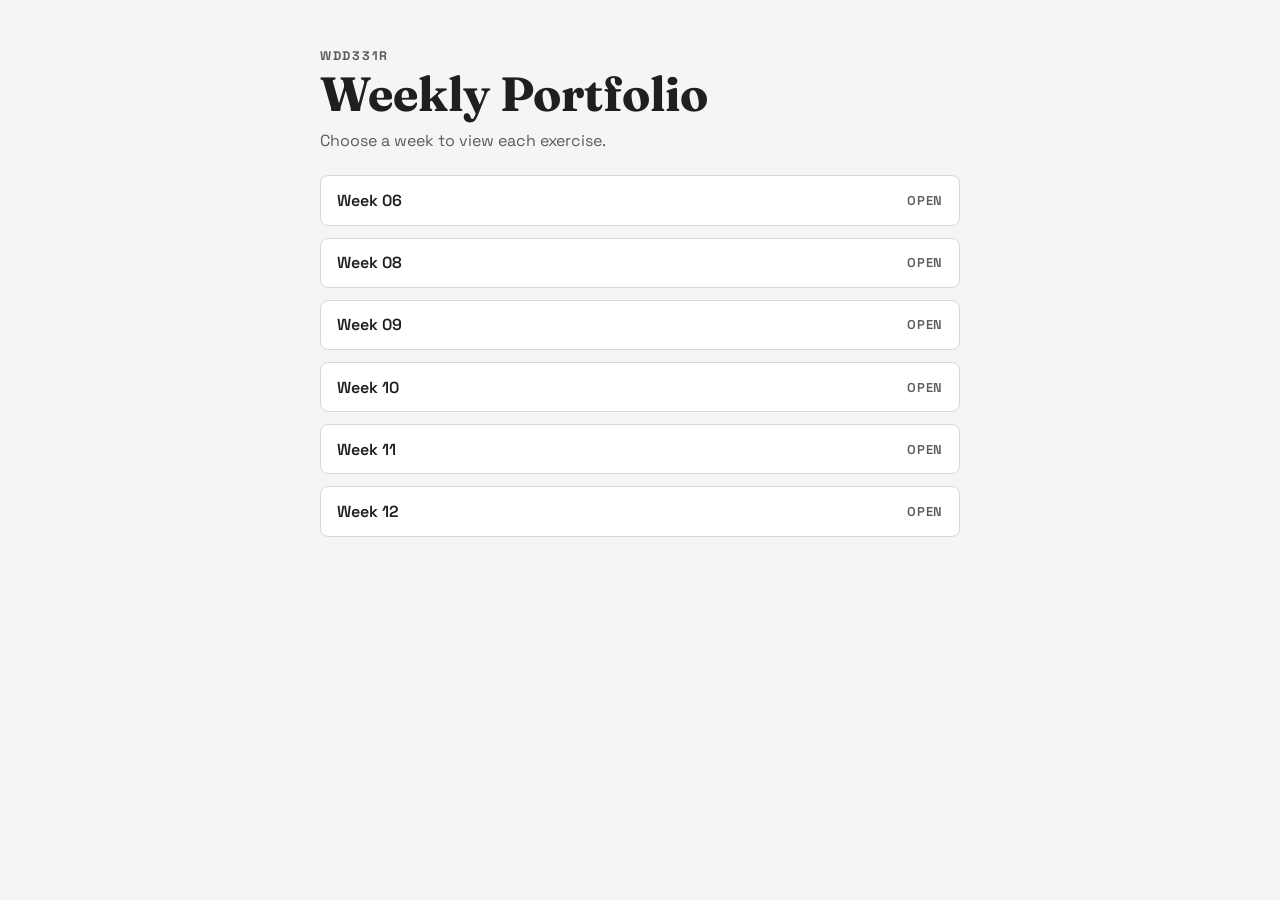
<file: index.html>
<!DOCTYPE html>
<html lang="en">
  <head>
    <meta charset="UTF-8" />
    <meta name="viewport" content="width=device-width, initial-scale=1.0" />
    <title>WDD331R Portfolio</title>
    <link rel="preconnect" href="https://fonts.googleapis.com" />
    <link rel="preconnect" href="https://fonts.gstatic.com" crossorigin />
    <link
      href="https://fonts.googleapis.com/css2?family=Fraunces:opsz,wght@9..144,600;9..144,800&family=Space+Grotesk:wght@400;500;700&display=swap"
      rel="stylesheet"
    />
    <link rel="stylesheet" href="portfolio.css" />
  </head>
  <body>
    <main class="portfolio" aria-labelledby="portfolio-title">
      <header class="portfolio__header">
        <p class="portfolio__eyebrow">WDD331R</p>
        <h1 id="portfolio-title">Weekly Portfolio</h1>
        <p class="portfolio__intro">
          Choose a week to view each exercise.
        </p>
      </header>

      <section class="weeks" aria-label="Week links">
        <a class="week-card" href="W06/index.html">
          <span class="week-card__label">Week 06</span>
          <span class="week-card__cta">Open</span>
        </a>

        <a class="week-card" href="W08/index.html">
          <span class="week-card__label">Week 08</span>
          <span class="week-card__cta">Open</span>
        </a>

        <a class="week-card" href="W09/index.html">
          <span class="week-card__label">Week 09</span>
          <span class="week-card__cta">Open</span>
        </a>

        <a class="week-card" href="W10/index.html">
          <span class="week-card__label">Week 10</span>
          <span class="week-card__cta">Open</span>
        </a>

        <a class="week-card" href="W11/index.html">
          <span class="week-card__label">Week 11</span>
          <span class="week-card__cta">Open</span>
        </a>

        <a class="week-card" href="W12/index.html">
          <span class="week-card__label">Week 12</span>
          <span class="week-card__cta">Open</span>
        </a>
      </section>
    </main>
  </body>
</html>
</file>
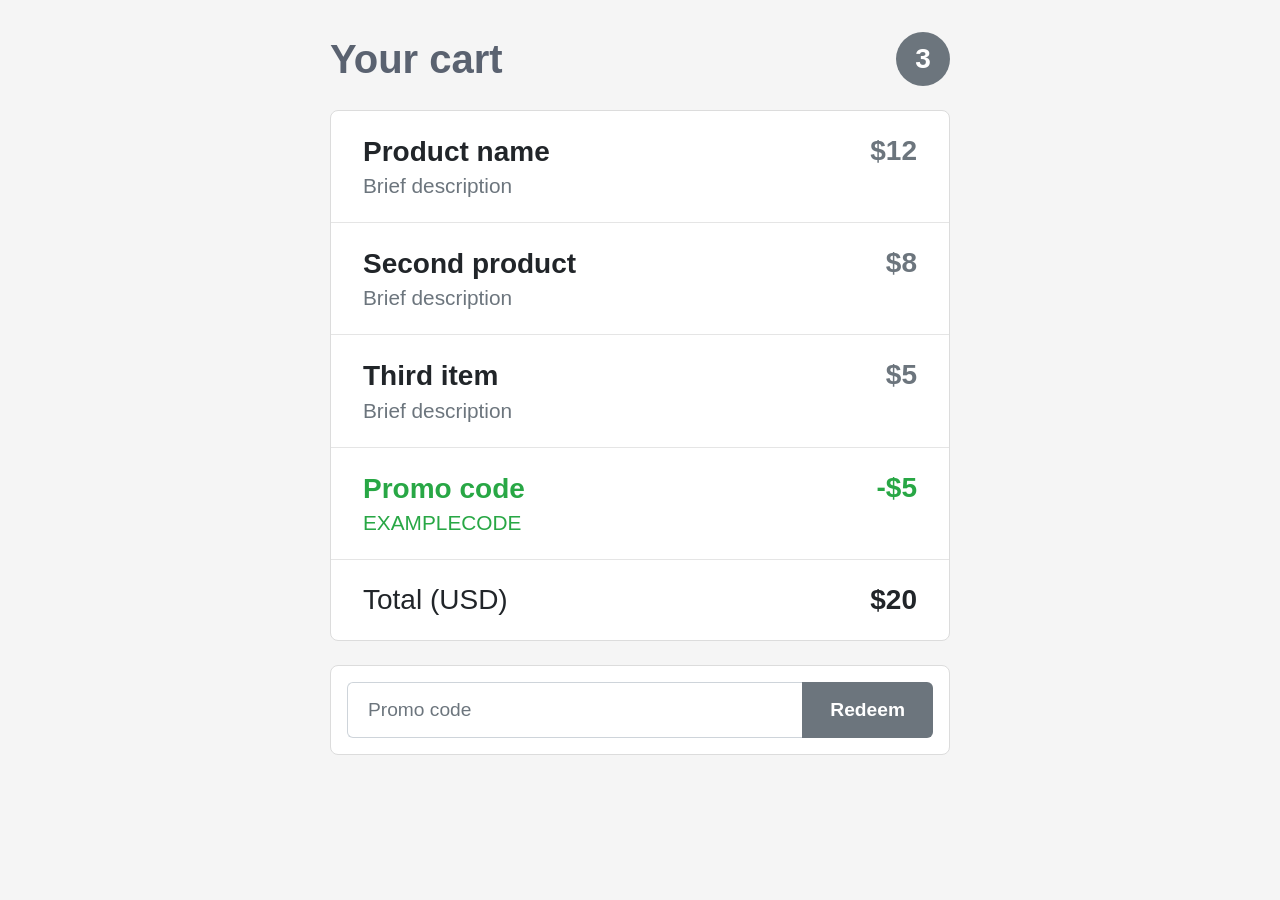
<file: W06/index.html>
<!DOCTYPE html>
<html lang="en">
  <head>
    <meta charset="UTF-8" />
    <meta name="viewport" content="width=device-width, initial-scale=1.0" />
    <title>Week 6 Cart</title>
    <link rel="stylesheet" href="W06.css" />
  </head>
  <body>
    <div class="cart">
      <div class="cart__header">
        <h1 class="cart__title">Your cart</h1>
        <span class="cart__count">3</span>
      </div>

      <section class="cart__summary" aria-label="Shopping cart summary">
        <ul class="cart__list">
          <li class="cart__item">
            <div class="cart__item-info">
              <h2 class="cart__item-name">Product name</h2>
              <p class="cart__item-description">Brief description</p>
            </div>
            <p class="cart__item-price">$12</p>
          </li>

          <li class="cart__item">
            <div class="cart__item-info">
              <h2 class="cart__item-name">Second product</h2>
              <p class="cart__item-description">Brief description</p>
            </div>
            <p class="cart__item-price">$8</p>
          </li>

          <li class="cart__item">
            <div class="cart__item-info">
              <h2 class="cart__item-name">Third item</h2>
              <p class="cart__item-description">Brief description</p>
            </div>
            <p class="cart__item-price">$5</p>
          </li>

          <li class="cart__item cart__item--promo">
            <div class="cart__item-info">
              <h2 class="cart__item-name">Promo code</h2>
              <p class="cart__item-description">EXAMPLECODE</p>
            </div>
            <p class="cart__item-price">-$5</p>
          </li>
        </ul>

        <div class="cart__total">
          <p class="cart__total-label">Total (USD)</p>
          <p class="cart__total-price">$20</p>
        </div>
      </section>

      <form class="cart__form">
        <label for="promo-code" class="cart__label sr-only">Promo code</label>
        <input
          type="text"
          id="promo-code"
          class="cart__input"
          placeholder="Promo code"
        />
        <button type="submit" class="cart__button">Redeem</button>
      </form>
    </div>
  </body>
</html>
</file>
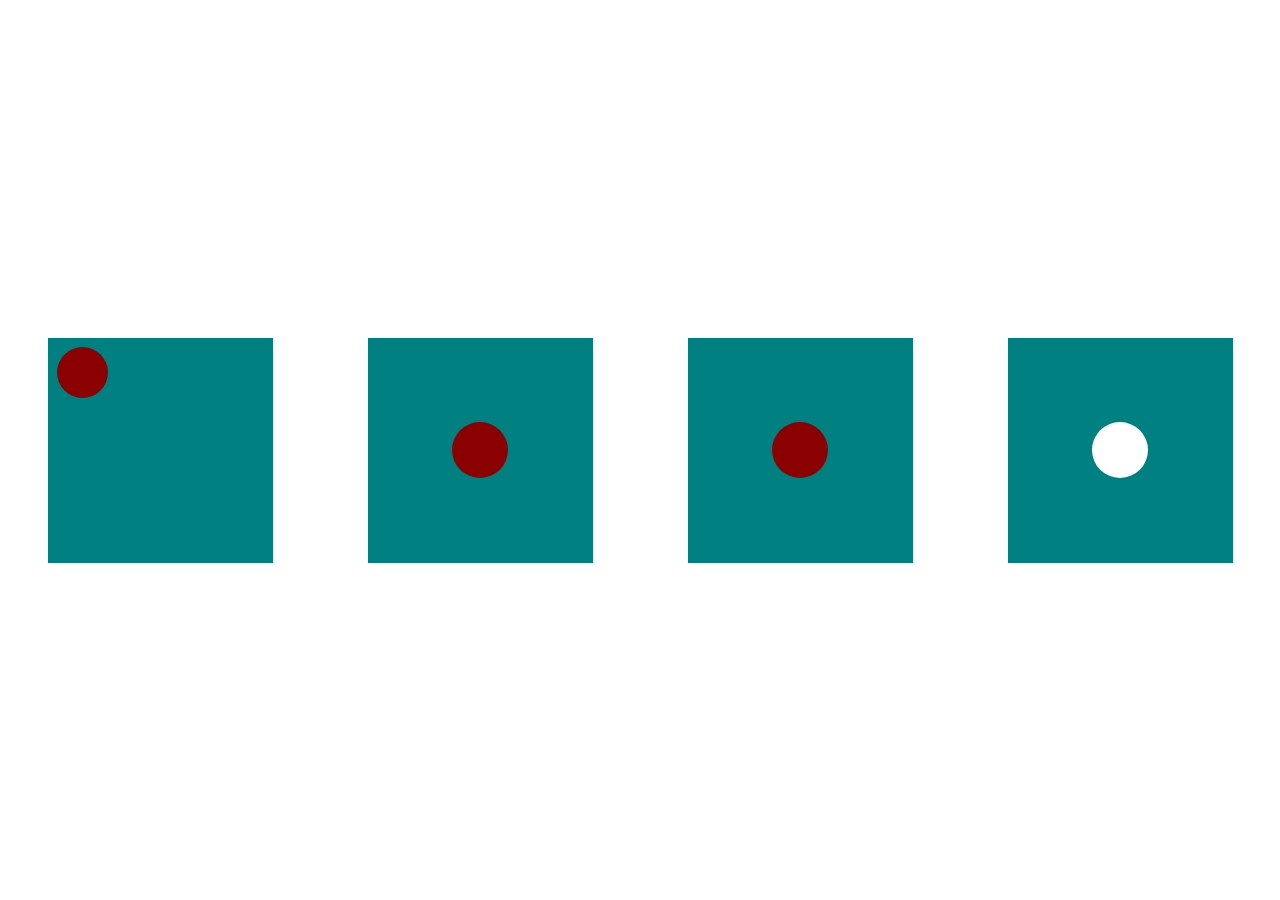
<file: W08/index.html>
<!DOCTYPE html>
<html lang="en">
  <head>
    <meta charset="UTF-8" />
    <meta name="viewport" content="width=device-width, initial-scale=1.0" />
    <title>Week 8 Animation Boxes</title>
    <link rel="stylesheet" href="W08.css" />
  </head>
  <body>
    <div class="wrapper">
      <!-- 1 -->
      <div class="container container-one">
        <div class="orbiting-circle"></div>
      </div>

      <!-- 2 -->
      <div class="container container-two">
        <div class="morphing-circle"></div>
      </div>

      <!-- 3 -->
      <div class="container container-three">
        <div class="split-circle">
          <div class="half half--left"></div>
          <div class="half half--right"></div>
        </div>
      </div>

      <!-- 4 -->
      <div class="container container-four">
        <div class="beat-circle"></div>
      </div>
    </div>
  </body>
</html>
</file>
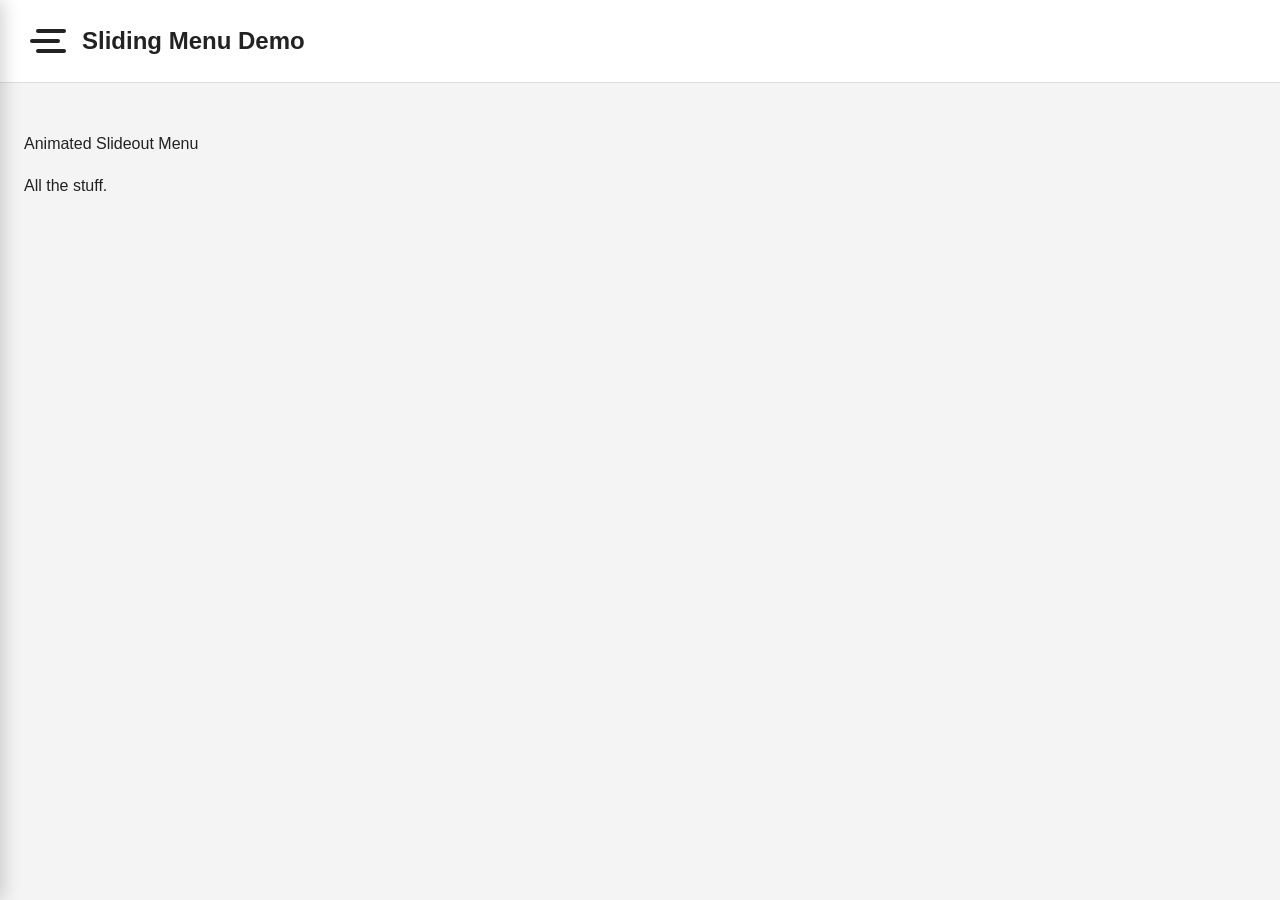
<file: W09/index.html>
<!DOCTYPE html>
<html lang="en">
  <head>
    <meta charset="UTF-8" />
    <meta name="viewport" content="width=device-width, initial-scale=1.0" />
    <title>Week 9 Sliding Menu</title>
    <link rel="stylesheet" href="W09.css" />
  </head>
  <body>
    <div class="page">
      <header class="page__header">
        <div class="menu-toggle" id="menu-toggle" onclick="toggleNav()" aria-label="Toggle menu" role="button" tabindex="0">
          <span class="menu-toggle__bar"></span>
        </div>

        <h1 class="page__title">Sliding Menu Demo</h1>
      </header>

      <main class="page__content">
        <p>
          Animated Slideout Menu
        </p>
        <p>
          All the stuff.
        </p>
      </main>

      <aside class="sidebar" id="sidebar">
        <nav class="sidebar__nav" aria-label="Main navigation">
          <a href="#" class="sidebar__link">One</a>
          <a href="#" class="sidebar__link">Two</a>
          <a href="#" class="sidebar__link">Three</a>
          <a href="#" class="sidebar__link">Four</a>
        </nav>
      </aside>

      <div class="page__overlay" id="page-overlay" onclick="toggleNav()"></div>
    </div>

    <script src="W09.js"></script>
  </body>
</html>
</file>
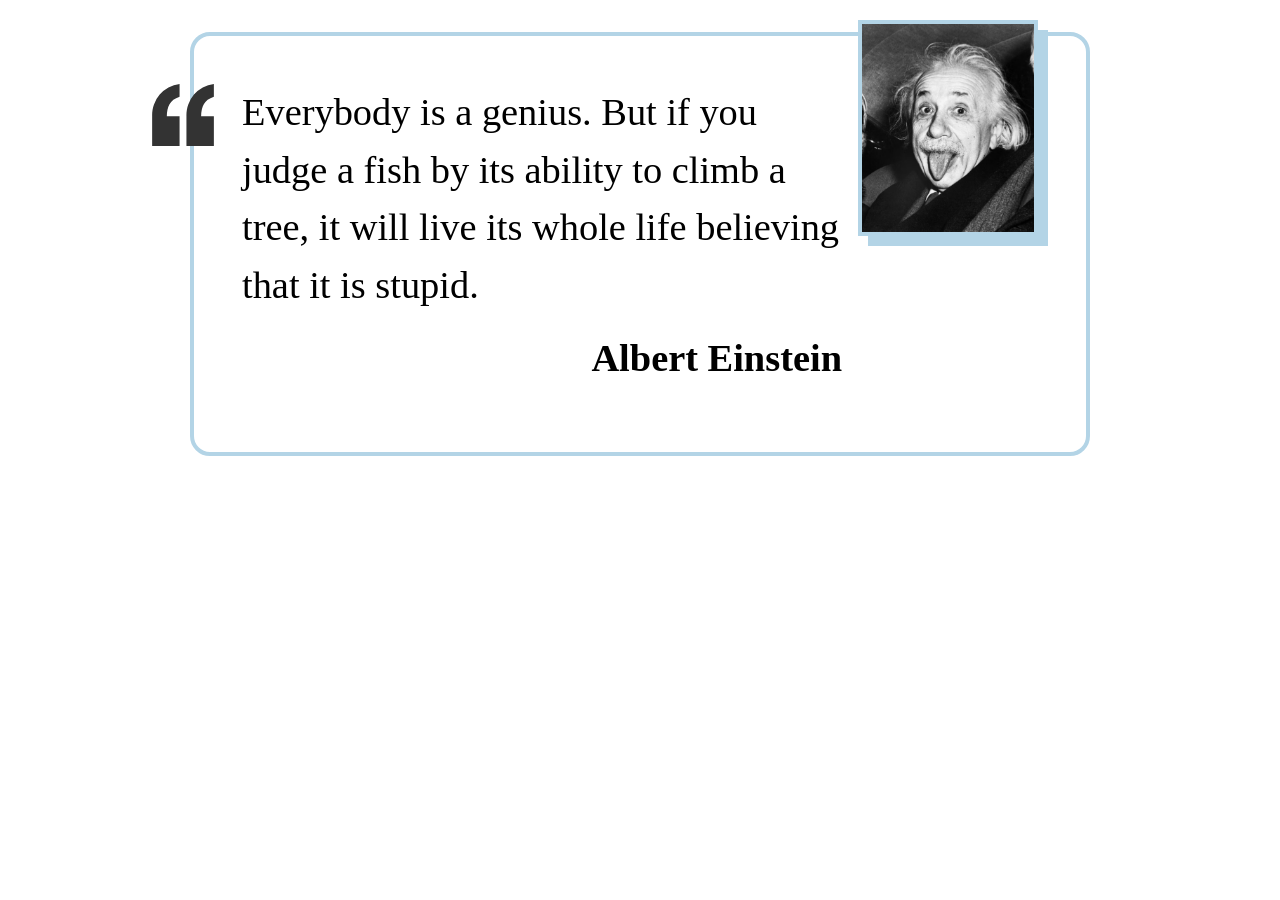
<file: W11/index.html>
<!DOCTYPE html>
<html lang="en">
<head>
  <meta charset="UTF-8" />
  <meta name="viewport" content="width=device-width, initial-scale=1.0" />
  <title>Quote Box</title>
  <link rel="stylesheet" href="styles.css" />
</head>
<body>
  <main class="quotes-page">
    <section class="quotes-page__section">
      <section class="quote-box">
        <div class="quote-box__quote">
          <p>
            Everybody is a genius. But if you judge a fish by its ability to
            climb a tree, it will live its whole life believing that it is
            stupid.
          </p>
          <p class="quote-box__quote-author">Albert Einstein</p>
        </div>
        <div class="quote-box__author-image">
          <img src="albert.jpeg" alt="Albert Einstein" />
        </div>
      </section>
    </section>
  </main>
</body>
</html>
</file>
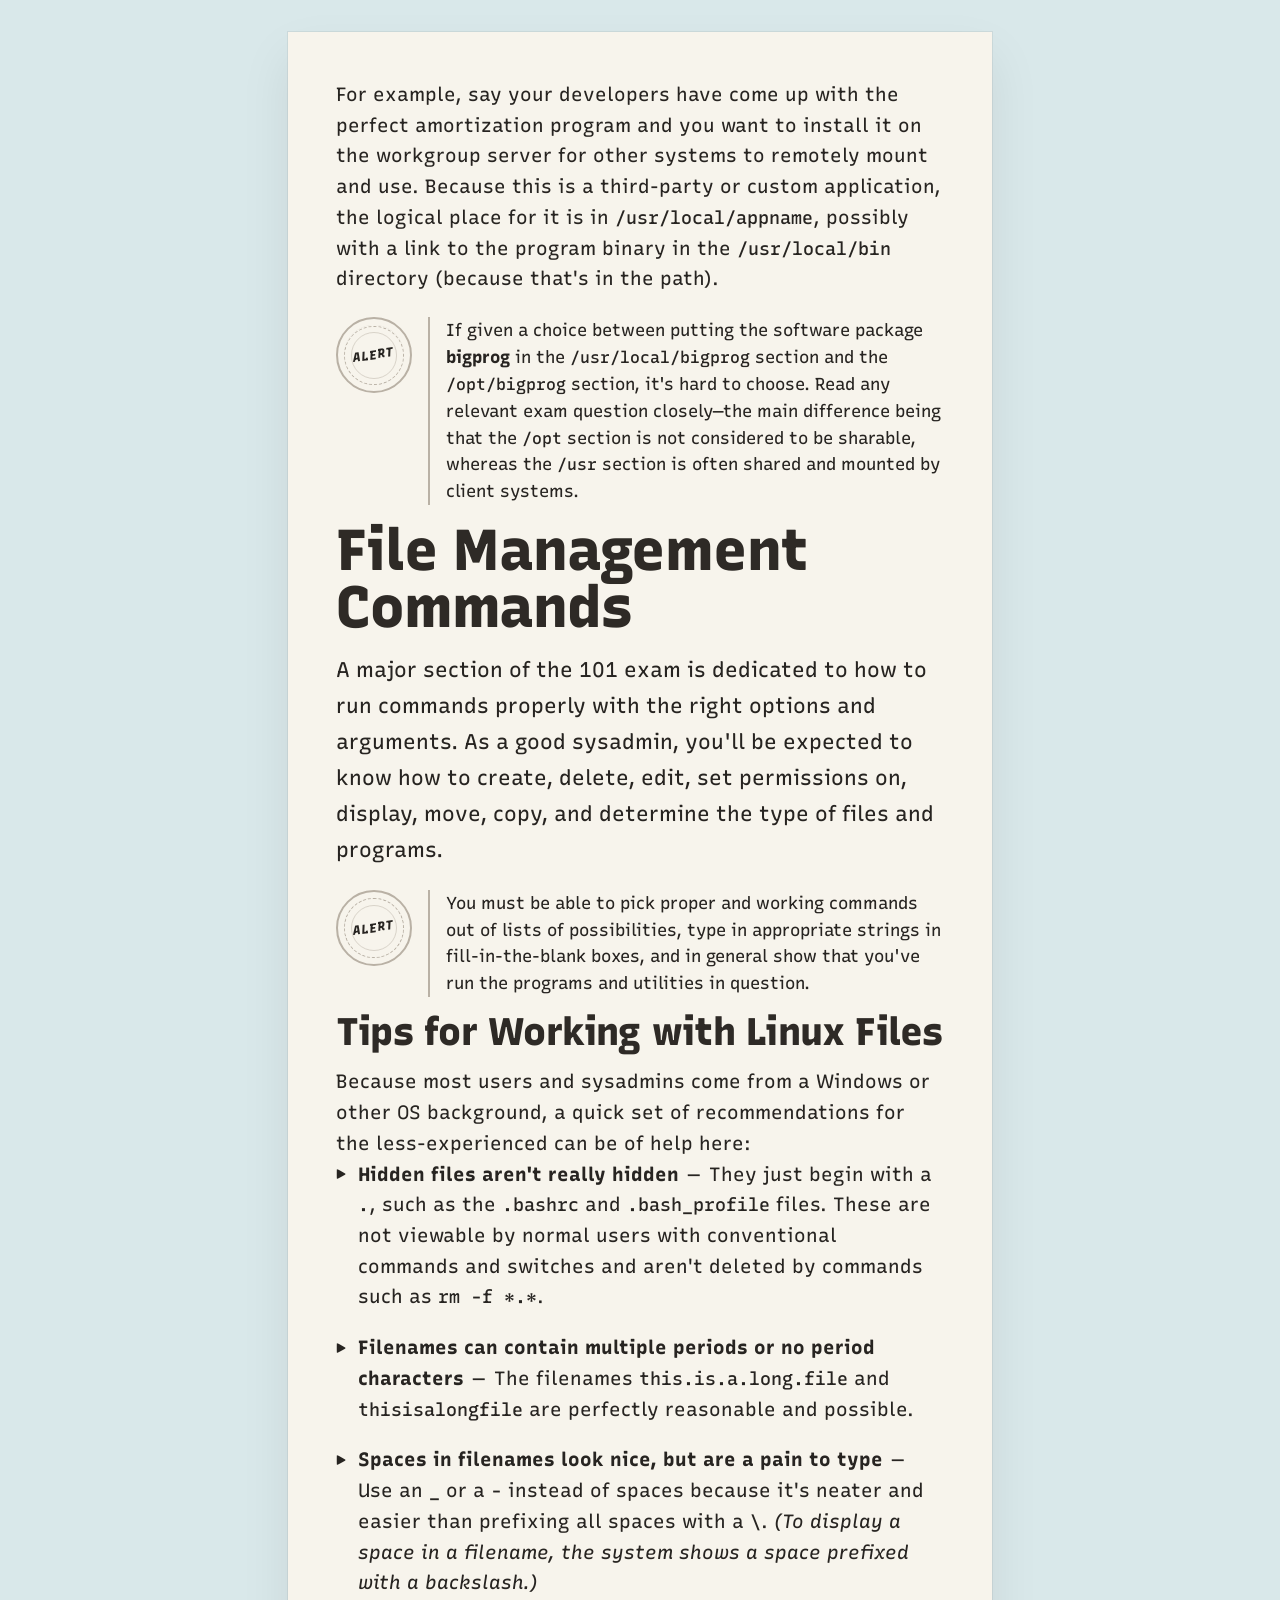
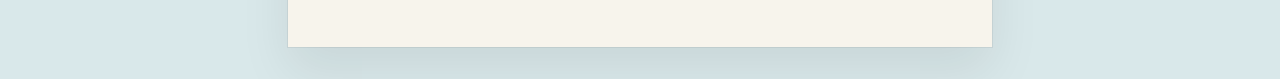
<file: W12/index.html>
<!DOCTYPE html>
<html lang="en">
<head>
  <meta charset="UTF-8" />
  <meta name="viewport" content="width=device-width, initial-scale=1.0" />
  <title>File Management Commands</title>

  <!-- Recursive variable font -->
  <link
    rel="stylesheet"
    href="https://fonts.googleapis.com/css2?family=Recursive:slnt,wght,CASL,CRSV,MONO@-15..0,300..1000,0..1,0..1,0..1&display=swap"
  />

  <link rel="stylesheet" href="W12.css" />
</head>
<body>
  <main class="page">
    <article class="book-section flow">

      <p>
        For example, say your developers have come up with the perfect amortization
        program and you want to install it on the workgroup server for other systems
        to remotely mount and use. Because this is a third-party or custom
        application, the logical place for it is in
        <code>/usr/local/appname</code>, possibly with a link to the program binary
        in the <code>/usr/local/bin</code> directory (because that's in the path).
      </p>

      <aside class="callout callout--alert">
        <div class="callout__badge" aria-hidden="true">
          <span class="callout__badge-text">Alert</span>
        </div>

        <div class="callout__content">
          <h2 class="visually-hidden">Alert</h2>
          <p>
            If given a choice between putting the software package
            <strong>bigprog</strong> in the <code>/usr/local/bigprog</code> section
            and the <code>/opt/bigprog</code> section, it's hard to choose. Read any
            relevant exam question closely—the main difference being that the
            <code>/opt</code> section is not considered to be sharable, whereas the
            <code>/usr</code> section is often shared and mounted by client systems.
          </p>
        </div>
      </aside>

      <section class="flow" aria-labelledby="file-management-heading">
        <h1 id="file-management-heading">File Management Commands</h1>

        <p class="lede">
          A major section of the 101 exam is dedicated to how to run commands
          properly with the right options and arguments. As a good sysadmin, you'll
          be expected to know how to create, delete, edit, set permissions on,
          display, move, copy, and determine the type of files and programs.
        </p>
      </section>

      <aside class="callout callout--alert">
        <div class="callout__badge" aria-hidden="true">
          <span class="callout__badge-text">Alert</span>
        </div>

        <div class="callout__content">
          <h2 class="visually-hidden">Alert</h2>
          <p>
            You must be able to pick proper and working commands out of lists of
            possibilities, type in appropriate strings in fill-in-the-blank boxes,
            and in general show that you've run the programs and utilities in
            question.
          </p>
        </div>
      </aside>

      <section class="flow" aria-labelledby="tips-heading">
        <h2 id="tips-heading">Tips for Working with Linux Files</h2>

        <p>
          Because most users and sysadmins come from a Windows or other OS
          background, a quick set of recommendations for the less-experienced can be
          of help here:
        </p>

        <ul class="tip-list flow" role="list">
          <li class="tip-list__item">
            <p>
              <strong>Hidden files aren't really hidden</strong>
              <span class="dash">—</span>
              They just begin with a <code>.</code>, such as the
              <code>.bashrc</code> and <code>.bash_profile</code> files. These are
              not viewable by normal users with conventional commands and switches
              and aren't deleted by commands such as <code>rm -f *.*</code>.
            </p>
          </li>

          <li class="tip-list__item">
            <p>
              <strong>Filenames can contain multiple periods or no period characters</strong>
              <span class="dash">—</span>
              The filenames <code>this.is.a.long.file</code> and
              <code>thisisalongfile</code> are perfectly reasonable and possible.
            </p>
          </li>

          <li class="tip-list__item">
            <p>
              <strong>Spaces in filenames look nice, but are a pain to type</strong>
              <span class="dash">—</span>
              Use an <code>_</code> or a <code>-</code> instead of spaces because
              it's neater and easier than prefixing all spaces with a
              <code>\</code>. <span class="paren-note">(To display a space in a
              filename, the system shows a space prefixed with a backslash.)</span>
            </p>
          </li>
        </ul>
      </section>

    </article>
  </main>
</body>
</html>
</file>
<file: portfolio.css>
:root {
  --bg: #f5f5f5;
  --ink: #1f1f1f;
  --ink-soft: #5b5b5b;
  --card: #ffffff;
  --stroke: #d7d7d7;
}

* {
  box-sizing: border-box;
}

body {
  margin: 0;
  min-height: 100vh;
  font-family: "Space Grotesk", system-ui, sans-serif;
  color: var(--ink);
  background: var(--bg);
}

.portfolio {
  width: min(40rem, 92vw);
  margin: 0 auto;
  padding: clamp(2rem, 4vw, 3rem) 0;
}

.portfolio__header {
  margin-bottom: 1.5rem;
}

.portfolio__eyebrow {
  margin: 0;
  color: var(--ink-soft);
  letter-spacing: 0.14em;
  text-transform: uppercase;
  font-size: 0.78rem;
  font-weight: 700;
}

h1 {
  margin: 0.3rem 0 0;
  font-family: "Fraunces", Georgia, serif;
  font-size: clamp(2rem, 4vw, 3rem);
  line-height: 1.05;
}

.portfolio__intro {
  margin: 0.7rem 0 0;
  max-width: 34ch;
  color: var(--ink-soft);
  font-size: 1rem;
}

.weeks {
  display: flex;
  flex-direction: column;
  gap: 0.75rem;
}

.week-card {
  display: flex;
  align-items: center;
  justify-content: space-between;
  min-height: 0;
  padding: 0.85rem 1rem;
  border: 1px solid var(--stroke);
  border-radius: 0.5rem;
  background: var(--card);
  color: var(--ink);
  text-decoration: none;
  box-shadow: none;
  transform: translateY(0);
  transition: background-color 160ms ease, border-color 160ms ease;
}

.week-card__label {
  font-family: "Space Grotesk", system-ui, sans-serif;
  font-size: 1rem;
  font-weight: 600;
}

.week-card__cta {
  font-size: 0.8rem;
  font-weight: 600;
  letter-spacing: 0.05em;
  text-transform: uppercase;
  color: var(--ink-soft);
}

.week-card:hover,
.week-card:focus-visible {
  background: #f0f0f0;
  border-color: #bcbcbc;
}

.week-card:focus-visible {
  outline: 2px solid #8e8e8e;
  outline-offset: 2px;
}
</file>
<file: W06/W06.css>
*,
*::before,
*::after {
  box-sizing: border-box;
}

body {
  margin: 0;
  padding: 2rem;
  font-family: Helvetica, Arial, sans-serif;
  background-color: #f5f5f5;
  color: #212529;
}

.cart {
  max-width: 620px;
  margin: 0 auto;
}

.cart__header {
  display: flex;
  justify-content: space-between;
  align-items: center;
  margin-bottom: 1.5rem;
}

.cart__title {
  margin: 0;
  font-size: 2.5rem;
  font-weight: 600;
  color: #5a6270;
}

.cart__count {
  display: inline-flex;
  justify-content: center;
  align-items: center;
  width: 54px;
  height: 54px;
  border-radius: 50%;
  background-color: #6c757d;
  color: #fff;
  font-size: 1.75rem;
  font-weight: 700;
}

.cart__summary {
  background-color: #fff;
  border: 1px solid #dcdcdc;
  border-radius: 8px;
  overflow: hidden;
  margin-bottom: 1.5rem;
}

.cart__list {
  list-style: none;
  margin: 0;
  padding: 0;
}

.cart__item {
  display: flex;
  justify-content: space-between;
  align-items: flex-start;
  gap: 1rem;
  padding: 1.5rem 2rem;
  border-bottom: 1px solid #e5e5e5;
}

.cart__item:last-of-type {
  border-bottom: 1px solid #e5e5e5;
}

.cart__item-info {
  display: flex;
  flex-direction: column;
  gap: 0.35rem;
}

.cart__item-name {
  margin: 0;
  font-size: 1.75rem;
  font-weight: 600;
  line-height: 1.2;
}

.cart__item-description {
  margin: 0;
  font-size: 1.3rem;
  color: #6c757d;
}

.cart__item-price {
  margin: 0;
  font-size: 1.75rem;
  font-weight: 600;
  color: #6c757d;
  white-space: nowrap;
}

.cart__item--promo .cart__item-name,
.cart__item--promo .cart__item-description,
.cart__item--promo .cart__item-price {
  color: #28a745;
}

.cart__total {
  display: flex;
  justify-content: space-between;
  align-items: center;
  padding: 1.5rem 2rem;
}

.cart__total-label,
.cart__total-price {
  margin: 0;
  font-size: 1.75rem;
}

.cart__total-price {
  font-weight: 700;
}

.cart__form {
  display: flex;
  background-color: #fff;
  border: 1px solid #dcdcdc;
  border-radius: 8px;
  padding: 1rem;
  gap: 0;
}

.cart__input {
  flex: 1;
  border: 1px solid #ced4da;
  border-right: none;
  border-radius: 6px 0 0 6px;
  padding: 1rem 1.25rem;
  font-size: 1.2rem;
  color: #495057;
  outline: none;
}

.cart__input::placeholder {
  color: #6c757d;
}

.cart__button {
  border: none;
  background-color: #6c757d;
  color: #fff;
  padding: 1rem 1.75rem;
  font-size: 1.2rem;
  font-weight: 600;
  border-radius: 0 6px 6px 0;
  cursor: pointer;
}

.cart__button:hover {
  background-color: #5c636a;
}

.sr-only {
  position: absolute;
  width: 1px;
  height: 1px;
  padding: 0;
  margin: -1px;
  overflow: hidden;
  clip: rect(0, 0, 0, 0);
  white-space: nowrap;
  border: 0;
}
</file>
<file: W08/W08.css>
* {
  box-sizing: border-box;
}

html,
body {
  height: 100%;
  margin: 0;
}

body {
  display: flex;
  justify-content: center;
  align-items: center;
}

/* layout */
.wrapper {
  display: flex;
  justify-content: space-around;
  width: 100%;
}

/* base box */
.container {
  height: 25vmin;
  width: 25vmin;
  background-color: teal;
  position: relative;
}



.container-one {
  padding: 1vmin;
}

.orbiting-circle {
  height: 25%;
  width: 25%;
  background-color: darkred;
  border-radius: 50%;
  animation: orbit 4s linear infinite;
}

@keyframes orbit {
  0% { transform: translate(0,0); }
  5% { transform: translate(0,0); }

  25% { transform: translate(300%,0); }
  30% { transform: translate(300%,0); }

  50% { transform: translate(300%,300%); }
  55% { transform: translate(300%,300%); }

  75% { transform: translate(0,300%); }
  80% { transform: translate(0,300%); }

  100% { transform: translate(0,0); }
}



.container-two {
  display: flex;
  justify-content: center;
  align-items: center;
}

.morphing-circle {
  height: 25%;
  width: 25%;
  background-color: darkred;
  border-radius: 50%;
  animation: morph 3s linear infinite;
}

@keyframes morph {
  0% {
    border-radius: 50%;
    background-color: darkred;
    transform: rotate(0deg);
  }

  25% {
    border-radius: 50%;
    background-color: darkred;
  }

  50% {
    border-radius: 0%;
    background-color: white;
    transform: rotate(0deg);
  }

  75% {
    border-radius: 0%;
    background-color: white;
    transform: rotate(90deg);
  }

  100% {
    border-radius: 50%;
    background-color: darkred;
    transform: rotate(90deg);
  }
}



.container-three {
  display: flex;
  justify-content: center;
  align-items: center;
}

.split-circle {
  position: relative;
  height: 25%;
  width: 25%;
  border-radius: 50%;
}

.half {
  position: absolute;
  height: 100%;
  width: 100%;
  background-color: darkred;
  border-radius: 50%;
}

.half--left {
  left: 0;
  clip-path: inset(0 50% 0 0);
  animation: split-left 2s ease-in-out infinite;
}

.half--right {
  left: 0;
  clip-path: inset(0 0 0 50%);
  animation: split-right 2s ease-in-out infinite;
}

@keyframes split-left {
  0% { transform: translateX(0); }
  25% { transform: translateX(-60%); }
  50% { transform: translateX(-60%); }
  75% { transform: translateX(0); }
  100% { transform: translateX(0); }
}

@keyframes split-right {
  0% { transform: translateX(0); }
  25% { transform: translateX(60%); }
  50% { transform: translateX(60%); }
  75% { transform: translateX(0); }
  100% { transform: translateX(0); }
}



.container-four {
  display: flex;
  justify-content: center;
  align-items: center;
}

.beat-circle {
  height: 25%;
  width: 25%;
  background-color: white;
  border-radius: 50%;
  animation: beat 1.6s ease-in-out infinite;
}

@keyframes beat {
  /* start */
  0%   { transform: scale(1); }

  /* first beat */
  10%  { transform: scale(1.4); }
  20%  { transform: scale(1); }

  /* pause */
  35%  { transform: scale(1); }

  /* double beat */
  50%  { transform: scale(1.4); }
  60%  { transform: scale(1); }

  70%  { transform: scale(1.4); }
  80%  { transform: scale(1); }

  /* pause again */
  100% { transform: scale(1); }
}
</file>
<file: W09/W09.css>
* {
  box-sizing: border-box;
}

html,
body {
  margin: 0;
  height: 100%;
  font-family: Helvetica, Arial, sans-serif;
}

body {
  background: #f4f4f4;
  color: #222;
}

.page {
  min-height: 100vh;
  position: relative;
  overflow-x: hidden;
}

.page__header {
  display: flex;
  align-items: center;
  gap: 1rem;
  padding: 1.25rem 1.5rem;
  background: #ffffff;
  border-bottom: 1px solid #ddd;
  position: relative;
  z-index: 5;
}

.page__title {
  margin: 0;
  font-size: 1.5rem;
  font-weight: 700;
}

.page__content {
  padding: 2rem 1.5rem;
  max-width: 700px;
  line-height: 1.6;
  transition: filter 0.35s ease;
}

.page__overlay {
  position: fixed;
  inset: 0;
  background: rgba(0, 0, 0, 0.28);
  opacity: 0;
  visibility: hidden;
  transition: opacity 0.35s ease, visibility 0.35s ease;
  z-index: 8;
}

.menu-toggle {
  width: 42px;
  height: 42px;
  position: relative;
  cursor: pointer;
  flex-shrink: 0;
  z-index: 20;
  transition: transform 0.2s ease;
}

.menu-toggle:hover {
  transform: scale(1.06);
}

.menu-toggle__bar,
.menu-toggle__bar::before,
.menu-toggle__bar::after {
  width: 30px;
  height: 4px;
  background: #222;
  border-radius: 999px;
  position: absolute;
  left: 6px;
  transition:
    transform 0.35s ease,
    opacity 0.25s ease,
    background-color 0.25s ease;
}

.menu-toggle__bar {
  top: 19px;
}

.menu-toggle__bar::before,
.menu-toggle__bar::after {
  content: "";
}

.menu-toggle__bar::before {
  top: -10px;
}

.menu-toggle__bar::after {
  top: 10px;
}

.menu-toggle:hover .menu-toggle__bar,
.menu-toggle:hover .menu-toggle__bar::before,
.menu-toggle:hover .menu-toggle__bar::after {
  background: #666;
}

.menu-toggle.open .menu-toggle__bar {
  background: transparent;
}

.menu-toggle.open .menu-toggle__bar::before {
  transform: translateY(10px) rotate(45deg);
  background: #fff;
}

.menu-toggle.open .menu-toggle__bar::after {
  transform: translateY(-10px) rotate(-45deg);
  background: #fff;
}

.menu-toggle.open:hover .menu-toggle__bar::before,
.menu-toggle.open:hover .menu-toggle__bar::after {
  background: #d9d9d9;
}

.sidebar {
  position: fixed;
  top: 0;
  left: 0;
  width: min(320px, 80vw);
  height: 100vh;
  background: #1f1f1f;
  transform: translateX(-100%);
  transition: transform 0.35s ease;
  z-index: 15;
  padding: 6rem 2rem 2rem;
  box-shadow: 2px 0 18px rgba(0, 0, 0, 0.2);
}

.sidebar.open {
  transform: translateX(0);
}

.sidebar__nav {
  display: flex;
  flex-direction: column;
  gap: 1rem;
}

.sidebar__link {
  color: #fff;
  text-decoration: none;
  font-size: 1.4rem;
  font-weight: 600;
  padding: 0.5rem 0;
  transition: color 0.2s ease, transform 0.2s ease;
}

.sidebar__link:hover {
  color: #bdbdbd;
  transform: translateX(6px);
}

.page.nav-open .page__overlay {
  opacity: 1;
  visibility: visible;
}

.page.nav-open .page__content {
  filter: blur(1px);
}

.page.nav-open .menu-toggle {
  position: relative;
  z-index: 25;
}
</file>
<file: W11/styles.css>
:root {
  --max-width: 900px;
  --min-width: 300px;
  --preferred-width: 80%;
  --quoteColor: #b3d4e6;
}

.quote-box {
  border-radius: 20px;
  border: 4px solid var(--quoteColor);
  width: clamp(var(--min-width), var(--preferred-width), var(--max-width));
  margin: 0 auto;
  display: flex;
  padding: 3em;
  gap: 1em;
  align-items: flex-start;
  background-color: white;
}
.quote-box__quote {
  position: relative;
  flex: 1;
  --fluid-type-min: 1.2rem;
  --fluid-type-target: 2.5vw;
  --fluid-type-max: 2.4rem;
}
.quote-box__quote p {
  margin: 0 0 1rem;
  line-height: 1.5;
  filter: brightness(var(--brightness, 100%));
}
.quote-box__quote::before {
  --quoteSize: 62px;
  content: "";
  height: var(--quoteSize);
  width: var(--quoteSize);
  position: absolute;
  left: -90px;
  top: 0;
  filter: brightness(var(--brightness, 100%));
  background-repeat: no-repeat;
  background-size: contain;
  background-image: url("data:image/svg+xml;charset=utf-8,%3Csvg xmlns='http://www.w3.org/2000/svg' viewBox='0 0 20.458 20.544'%3E%3Cpath fill='%23333' d='M11.37 20.544v-9.792c-.043-1.408.16-2.73.607-3.968a10.31 10.31 0 0 1 1.889-3.265 10.414 10.414 0 0 1 2.912-2.336 10.382 10.382 0 0 1 3.68-1.184v4.224c-1.622.556-2.731 1.376-3.328 2.464-.598 1.089-.896 2.423-.896 4h4.224v9.856H11.37zm-11.364 0v-9.792c-.043-1.408.16-2.73.608-3.968A10.311 10.311 0 0 1 2.502 3.52a10.414 10.414 0 0 1 2.912-2.336A10.369 10.369 0 0 1 9.094 0v4.224C7.472 4.779 6.363 5.6 5.766 6.688c-.598 1.089-.896 2.423-.896 4h4.224v9.856H.006z'/%3E%3C/svg%3E");
}
.quote-box__quote-author {
  text-align: right;
  font-weight: 700;
  margin-top: 1.5rem;
  margin-bottom: 0;
}
.quote-box__author-image {
  flex-shrink: 0;
}
.quote-box__author-image img {
  display: block;
  max-width: 180px;
  width: 100%;
  height: auto;
  position: relative;
  top: -4em;
  border: 4px solid var(--quoteColor);
  box-shadow: 10px 10px 0 var(--quoteColor);
  object-fit: cover;
}
@media (max-width: 680px) {
  .quote-box__author-image {
    align-self: flex-end;
  }
}
@media (max-width: 680px) {
  .quote-box {
    padding: 2rem;
    gap: 1rem;
  }
  .quote-box__quote::before {
    left: -55px;
    top: -5px;
    --quoteSize: 46px;
  }
  .quote-box__author-image img {
    width: 80px;
    height: 80px;
    border-radius: 100%;
    box-shadow: initial;
    top: 0;
  }
}

*,
*::before,
*::after {
  box-sizing: border-box;
}

html,
body {
  margin: 0;
  padding: 0;
}

h1,
h2,
h3,
h4,
h5,
h6,
p {
  font-size: clamp(var(--fluid-type-min, 1rem), 1rem + var(--fluid-type-target, 3vw), var(--fluid-type-max, 1.3rem));
}

.quotes-page {
  padding: 2rem;
}
.quotes-page__section {
  margin-bottom: 3rem;
}

.dark-section {
  --brightness: 500%;
  background-color: #333;
  color: white;
  padding: 2rem;
}

/*# sourceMappingURL=styles.css.map */
</file>
<file: W12/W12.css>
:root {
  --font-main: "Recursive", system-ui, sans-serif;

  --color-paper: #f7f4ec;
  --color-ink: #272421;
  --color-muted: #5a534a;
  --color-rule: #b9b1a5;
  --color-accent: #2e2a26;

  --page-max: 44rem;
  --space-2xs: 0.25rem;
  --space-xs: 0.5rem;
  --space-sm: 0.75rem;
  --space-md: 1rem;
  --space-lg: 1.5rem;
  --space-xl: 2.5rem;
  --space-2xl: 4rem;

  --step--1: clamp(0.95rem, 0.92rem + 0.15vw, 1rem);
  --step-0: clamp(1.05rem, 1rem + 0.3vw, 1.2rem);
  --step-1: clamp(1.6rem, 1.3rem + 1.5vw, 2.4rem);
  --step-2: clamp(2.3rem, 1.9rem + 2.5vw, 3.6rem);

  --measure: 65ch;
  --measure-tight: 38ch;
}



*,
*::before,
*::after {
  box-sizing: border-box;
}

html {
  color-scheme: light;
}

body {
  margin: 0;
  background: #d9e8ea;
  color: var(--color-ink);
  font-family: var(--font-main);
  font-size: var(--step-0);
  line-height: 1.6;
  font-variation-settings:
    "wght" 420,
    "slnt" 0,
    "CASL" 0.2,
    "CRSV" 0,
    "MONO" 0;
}



.page {
  padding: clamp(1rem, 3vw, 2rem);
}

.book-section {
  max-width: var(--page-max);
  margin-inline: auto;
  background: var(--color-paper);
  padding: clamp(1.5rem, 4vw, 3rem);
  box-shadow:
    0 0 0 1px rgb(0 0 0 / 0.06),
    0 1.5rem 3rem rgb(0 0 0 / 0.08);
}


.flow > * + * {
  margin-top: var(--flow-space, 1em);
}

.book-section {
  --flow-space: 1.4rem;
}

section.flow {
  --flow-space: 1rem;
}

.tip-list.flow {
  --flow-space: 1.25rem;
}



p,
ul {
  max-width: var(--measure);
  margin: 0;
}

h1,
h2 {
  margin: 0;
  line-height: 1;
  color: var(--color-accent);
  font-variation-settings:
    "wght" 820,
    "slnt" 0,
    "CASL" 0,
    "CRSV" 0,
    "MONO" 0;
  letter-spacing: -0.02em;
}

h1 {
  font-size: var(--step-2);
}

h2 {
  font-size: var(--step-1);
}

.lede {
  font-size: clamp(1.1rem, 1rem + 0.4vw, 1.35rem);
  line-height: 1.7;
  font-variation-settings:
    "wght" 430,
    "slnt" 0,
    "CASL" 0.35,
    "CRSV" 0,
    "MONO" 0;
}

strong {
  font-variation-settings:
    "wght" 760,
    "slnt" 0,
    "CASL" 0.2,
    "CRSV" 0,
    "MONO" 0;
}

em,
.paren-note {
  font-variation-settings:
    "wght" 430,
    "slnt" -8,
    "CASL" 0.3,
    "CRSV" 1,
    "MONO" 0;
}

code {
  font-family: var(--font-main);
  font-size: 0.95em;
  font-variation-settings:
    "wght" 500,
    "slnt" 0,
    "CASL" 0,
    "CRSV" 0,
    "MONO" 1;
}

.dash {
  padding-inline: 0.15em;
}



.callout {
  display: grid;
  grid-template-columns: auto 1fr;
  gap: var(--space-md);
  align-items: start;
}

.callout__content {
  border-left: 2px solid var(--color-rule);
  padding-left: var(--space-md);
  max-width: var(--measure);
}

.callout__content p {
  font-size: 0.9em;
  line-height: 1.55;
}

.callout__badge {
  inline-size: 4.75rem;
  aspect-ratio: 1;
  border: 2px solid var(--color-rule);
  border-radius: 50%;
  display: grid;
  place-items: center;
  position: relative;
  background:
    radial-gradient(circle at center, transparent 58%, rgb(0 0 0 / 0.04) 59%, transparent 60%);
}

.callout__badge::before,
.callout__badge::after {
  content: "";
  position: absolute;
  inset: 0.4rem;
  border: 1px dashed var(--color-rule);
  border-radius: 50%;
}

.callout__badge::after {
  inset: 0.8rem;
  border-style: solid;
  opacity: 0.5;
}

.callout__badge-text {
  text-transform: uppercase;
  font-size: 0.8rem;
  line-height: 1;
  text-align: center;
  letter-spacing: 0.08em;
  font-variation-settings:
    "wght" 800,
    "slnt" -10,
    "CASL" 0.1,
    "CRSV" 1,
    "MONO" 0;
  transform: rotate(-8deg);
}



.tip-list {
  list-style: none;
  padding: 0;
  margin: 0;
}

.tip-list__item {
  position: relative;
  padding-left: 1.4rem;
}

.tip-list__item::before {
  content: "▶";
  position: absolute;
  left: 0;
  top: 0.1em;
  font-size: 0.85em;
}


.visually-hidden {
  position: absolute;
  inline-size: 1px;
  block-size: 1px;
  overflow: hidden;
  clip-path: inset(50%);
  white-space: nowrap;
}
</file>
